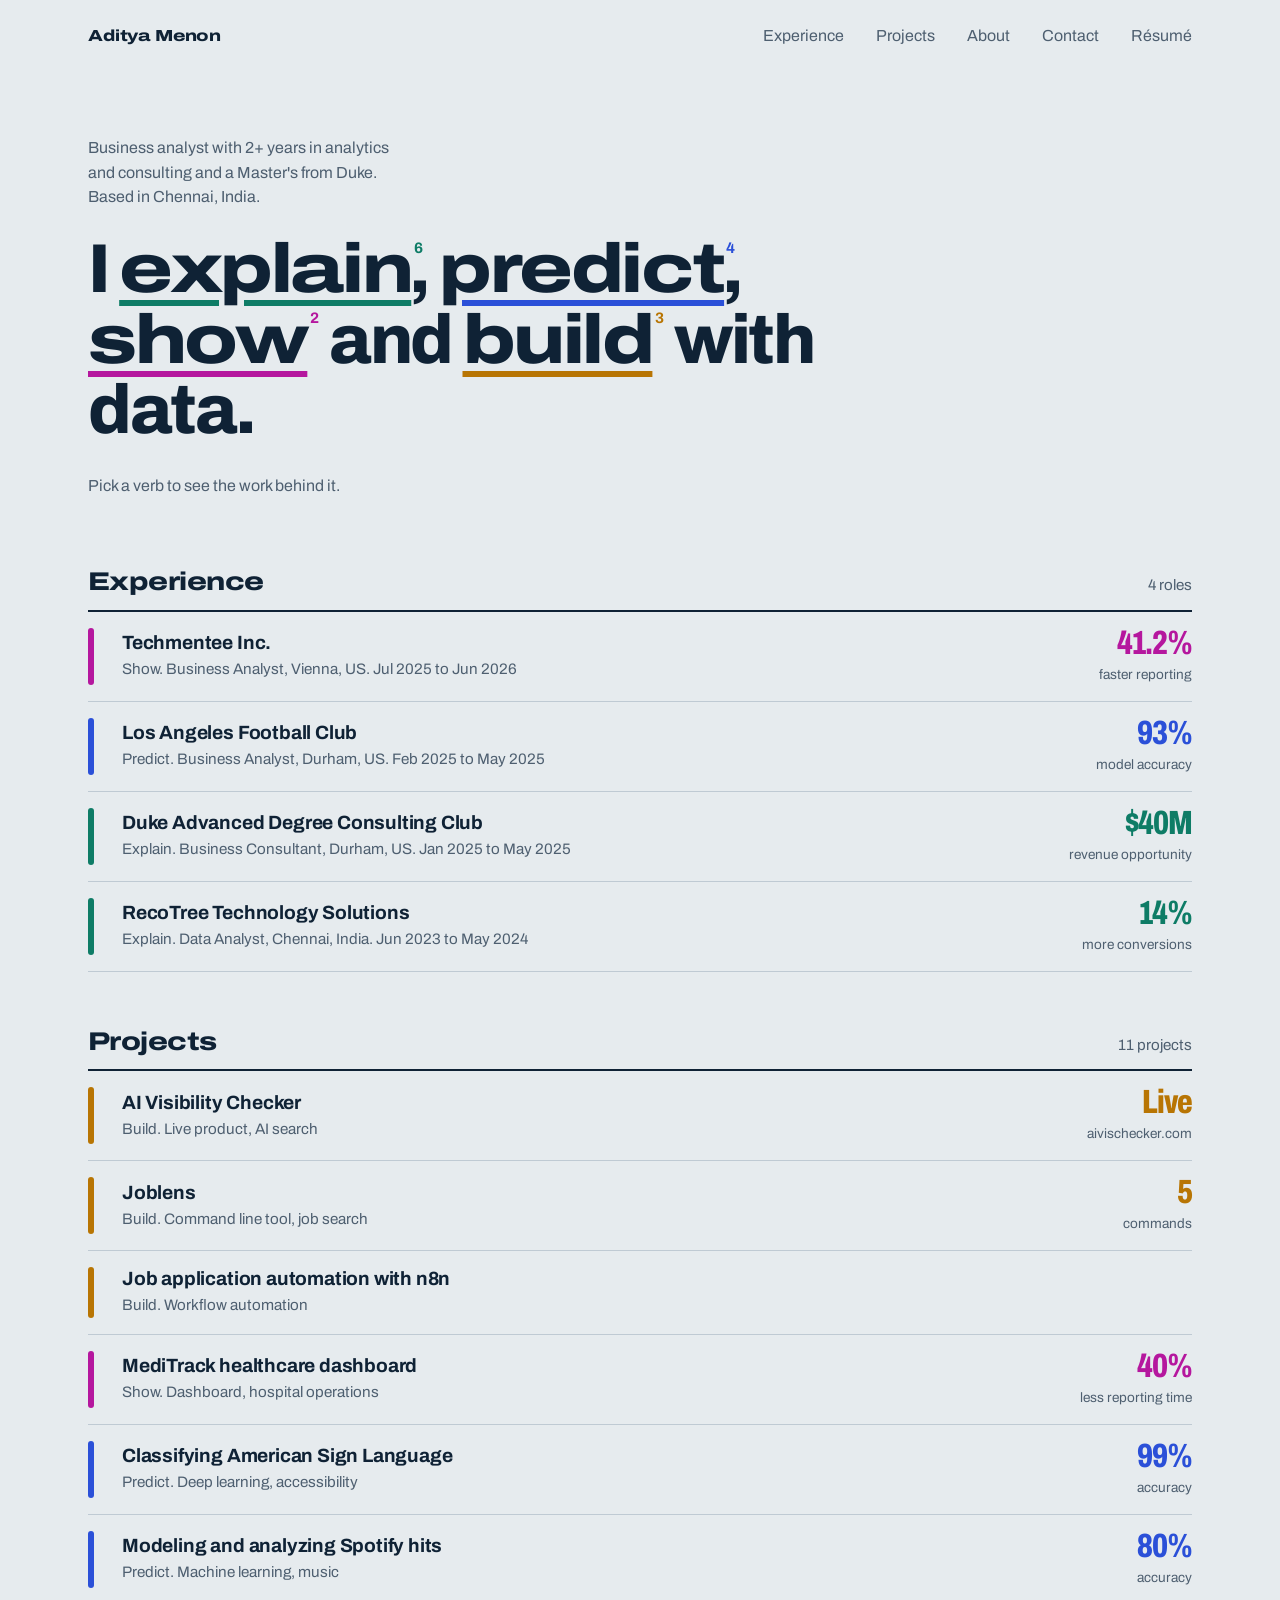
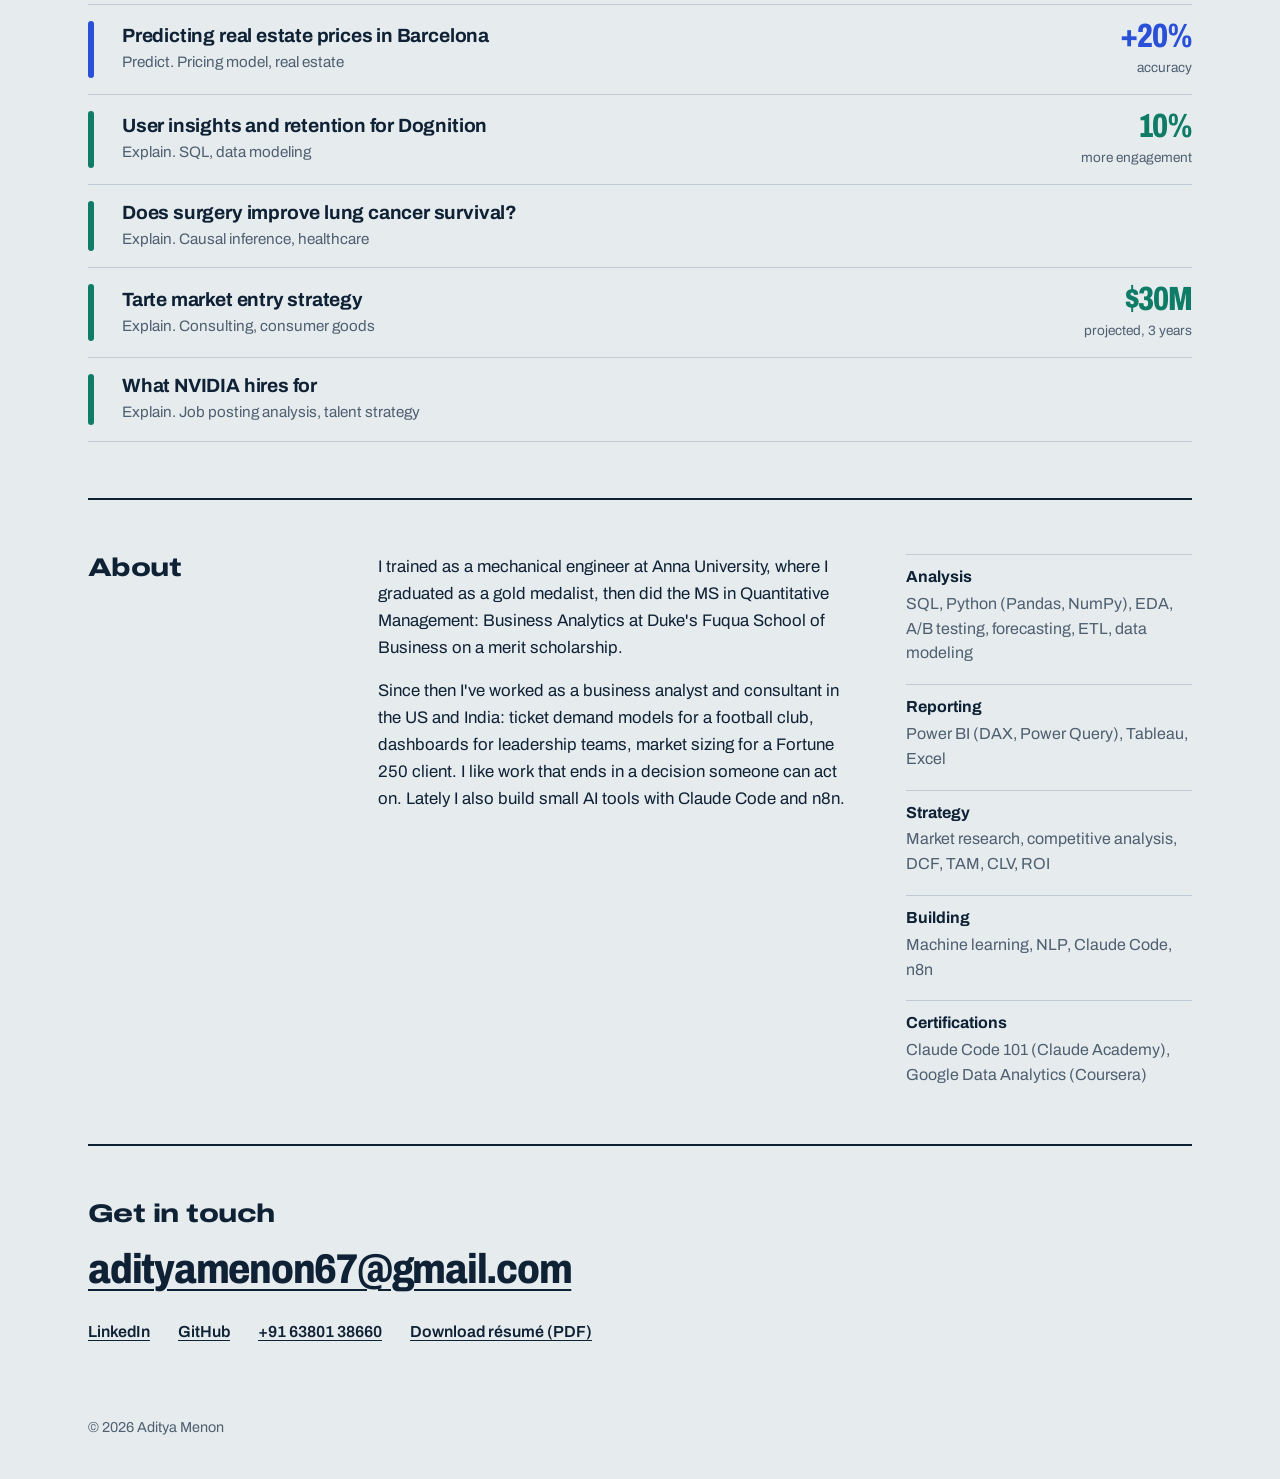
<file: index.html>
<!doctype html>
<html lang="en">
<head>
  <meta charset="utf-8">
  <meta name="viewport" content="width=device-width, initial-scale=1">
  <title>Aditya Menon, analyst</title>
  <meta name="description" content="Aditya Menon is a business analyst in Chennai with 2+ years in analytics and consulting and a Master's in Quantitative Management from Duke. Work in SQL, Python, Power BI, Tableau, machine learning and AI tools.">
  <meta property="og:title" content="Aditya Menon, analyst">
  <meta property="og:description" content="Business analyst with 2+ years in analytics and consulting. Duke MQM. Based in Chennai, India.">
  <meta name="theme-color" content="#E6EBEE" media="(prefers-color-scheme: light)">
  <meta name="theme-color" content="#0C1724" media="(prefers-color-scheme: dark)">
  <link rel="icon" href="data:image/svg+xml,%3Csvg xmlns='http://www.w3.org/2000/svg' viewBox='0 0 32 32'%3E%3Crect width='32' height='32' rx='6' fill='%230F2235'/%3E%3Ctext x='16' y='22' font-family='Arial' font-weight='900' font-size='15' text-anchor='middle' fill='%23E6EBEE'%3EAM%3C/text%3E%3C/svg%3E">
  <link rel="preconnect" href="https://fonts.googleapis.com">
  <link rel="preconnect" href="https://fonts.gstatic.com" crossorigin>
  <link href="https://fonts.googleapis.com/css2?family=Archivo:wdth,wght@62..125,100..900&display=swap" rel="stylesheet">
  <link rel="stylesheet" href="assets/site.css">
  <script>document.documentElement.classList.add("js");</script>
</head>
<body>
  <a class="skip" href="#experience">Skip to experience</a>

  <header class="top">
    <a class="mark" href="#">Aditya Menon</a>
    <nav aria-label="Sections">
      <a href="#experience">Experience</a>
      <a href="#work">Projects</a>
      <a href="#about">About</a>
      <a href="#contact">Contact</a>
      <a href="Aditya_Menon_Resume.pdf" download>Résumé</a>
    </nav>
  </header>

  <main>
    <section class="hero" aria-labelledby="hero-title">
      <p class="intro">Business analyst with 2+ years in analytics and consulting and a Master's from Duke. Based in Chennai, India.</p>
      <h1 id="hero-title" class="claim">
        I <button class="verb" data-verb="explain" style="--c: var(--explain)" aria-pressed="false">explain<sup></sup></button>,
        <button class="verb" data-verb="predict" style="--c: var(--predict)" aria-pressed="false">predict<sup></sup></button>,
        <button class="verb" data-verb="show" style="--c: var(--show)" aria-pressed="false">show<sup></sup></button>
        and <button class="verb" data-verb="build" style="--c: var(--build)" aria-pressed="false">build<sup></sup></button>
        with data.
      </h1>
      <p class="hint" id="hint">Pick a verb to see the work behind it.</p>
    </section>

    <section id="experience" class="work" aria-labelledby="jobs-title">
      <div class="work-head">
        <h2 id="jobs-title">Experience</h2>
        <p class="status" id="jobs-status" aria-live="polite"></p>
      </div>
      <ol class="rows" id="jobs"></ol>
    </section>

    <section id="work" class="work" aria-labelledby="work-title">
      <div class="work-head">
        <h2 id="work-title">Projects</h2>
        <p class="status" id="status" aria-live="polite"></p>
      </div>
      <ol class="rows" id="rows"></ol>
      <noscript>
        <p>Turn on JavaScript to see roles and projects, or see every project on <a href="https://github.com/Aditya-Menon-Analyst">GitHub</a>.</p>
      </noscript>
    </section>

    <section id="about" class="about" aria-labelledby="about-title">
      <h2 id="about-title">About</h2>
      <div class="about-body">
        <p>I trained as a mechanical engineer at Anna University, where I graduated as a gold medalist, then did the MS in Quantitative Management: Business Analytics at Duke's Fuqua School of Business on a merit scholarship.</p>
        <p>Since then I've worked as a business analyst and consultant in the US and India: ticket demand models for a football club, dashboards for leadership teams, market sizing for a Fortune 250 client. I like work that ends in a decision someone can act on. Lately I also build small AI tools with Claude Code and n8n.</p>
      </div>
      <dl class="kit">
        <div><dt>Analysis</dt><dd>SQL, Python (Pandas, NumPy), EDA, A/B testing, forecasting, ETL, data modeling</dd></div>
        <div><dt>Reporting</dt><dd>Power BI (DAX, Power Query), Tableau, Excel</dd></div>
        <div><dt>Strategy</dt><dd>Market research, competitive analysis, DCF, TAM, CLV, ROI</dd></div>
        <div><dt>Building</dt><dd>Machine learning, NLP, Claude Code, n8n</dd></div>
        <div><dt>Certifications</dt><dd>Claude Code 101 (Claude Academy), Google Data Analytics (Coursera)</dd></div>
      </dl>
    </section>

    <section id="contact" class="contact" aria-labelledby="contact-title">
      <h2 id="contact-title">Get in touch</h2>
      <a class="email" href="mailto:adityamenon67@gmail.com">adityamenon67@gmail.com</a>
      <ul class="links">
        <li><a href="https://www.linkedin.com/in/-aditya-menon/">LinkedIn</a></li>
        <li><a href="https://github.com/Aditya-Menon-Analyst">GitHub</a></li>
        <li><a href="tel:+916380138660">+91 63801 38660</a></li>
        <li><a href="Aditya_Menon_Resume.pdf" download>Download résumé (PDF)</a></li>
      </ul>
    </section>
  </main>

  <footer class="foot">
    <p>&copy; 2026 Aditya Menon</p>
  </footer>

  <script src="assets/site.js"></script>
</body>
</html>
</file>
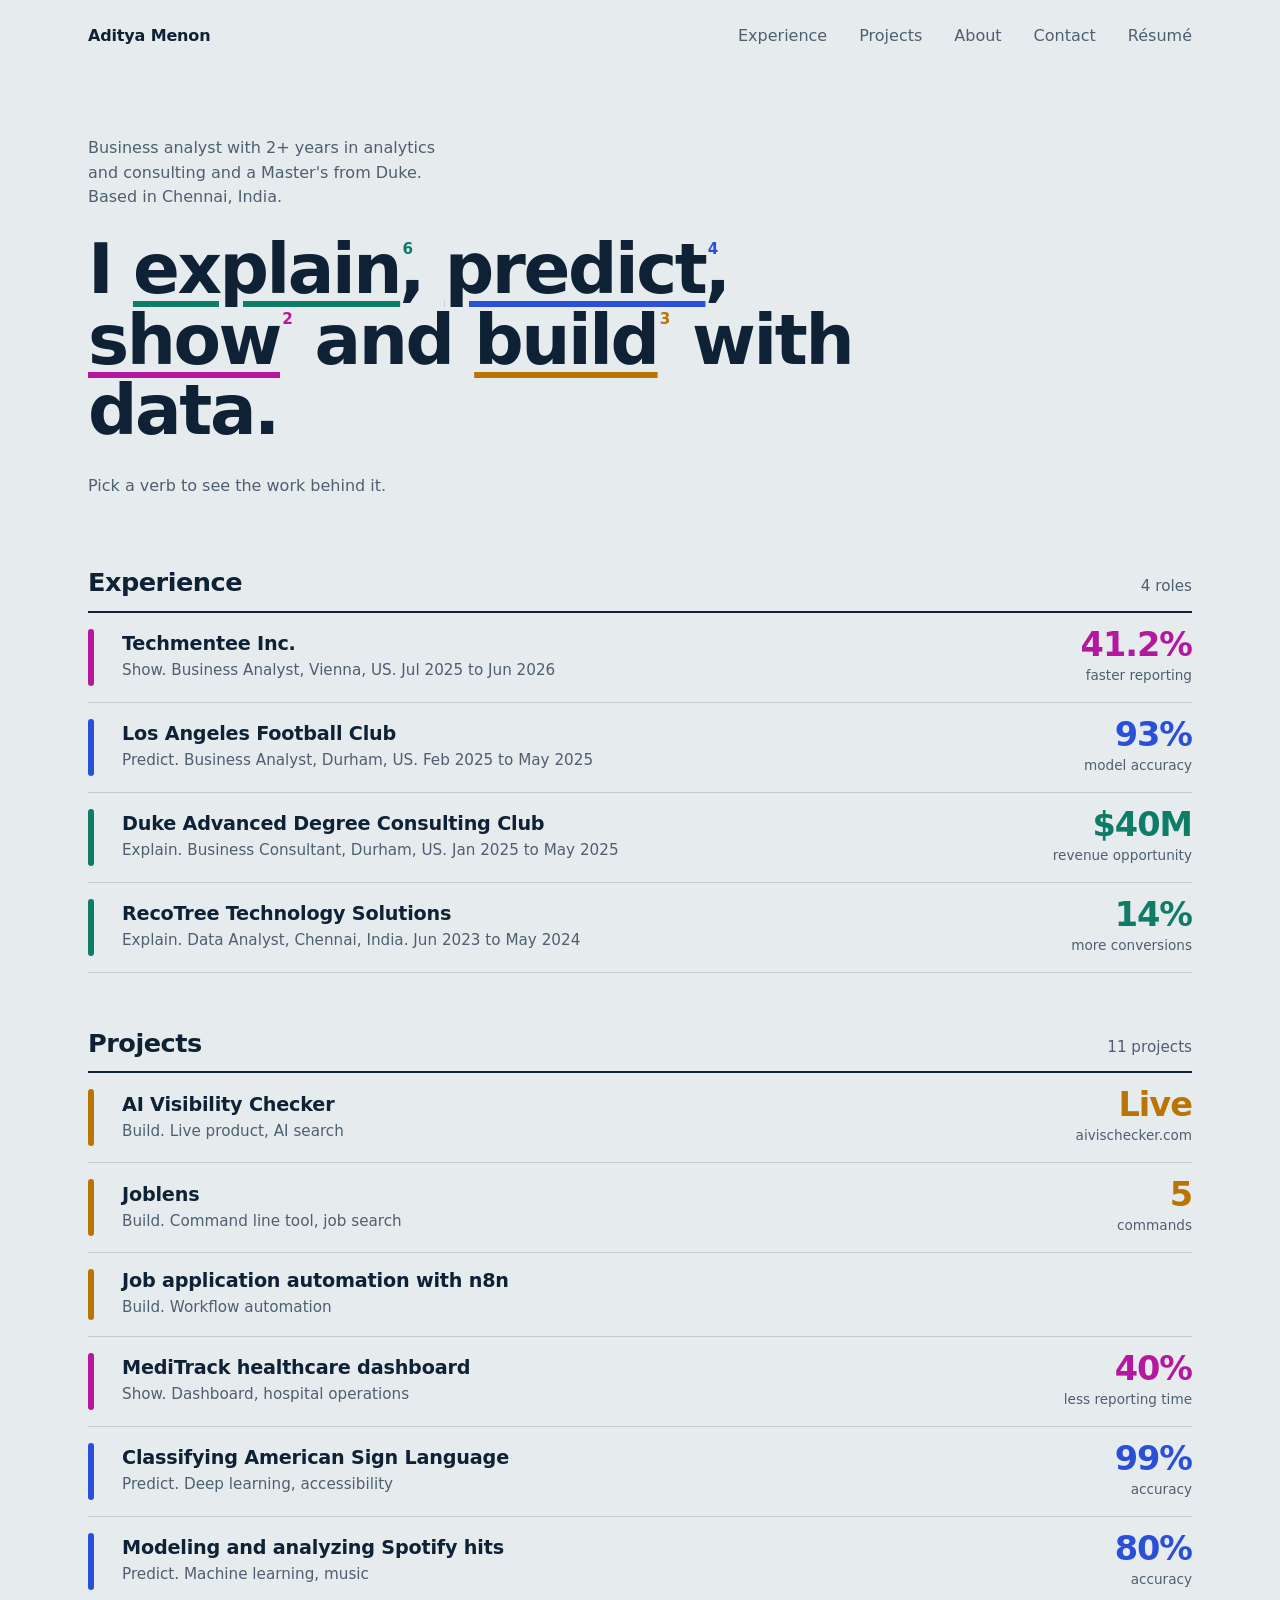
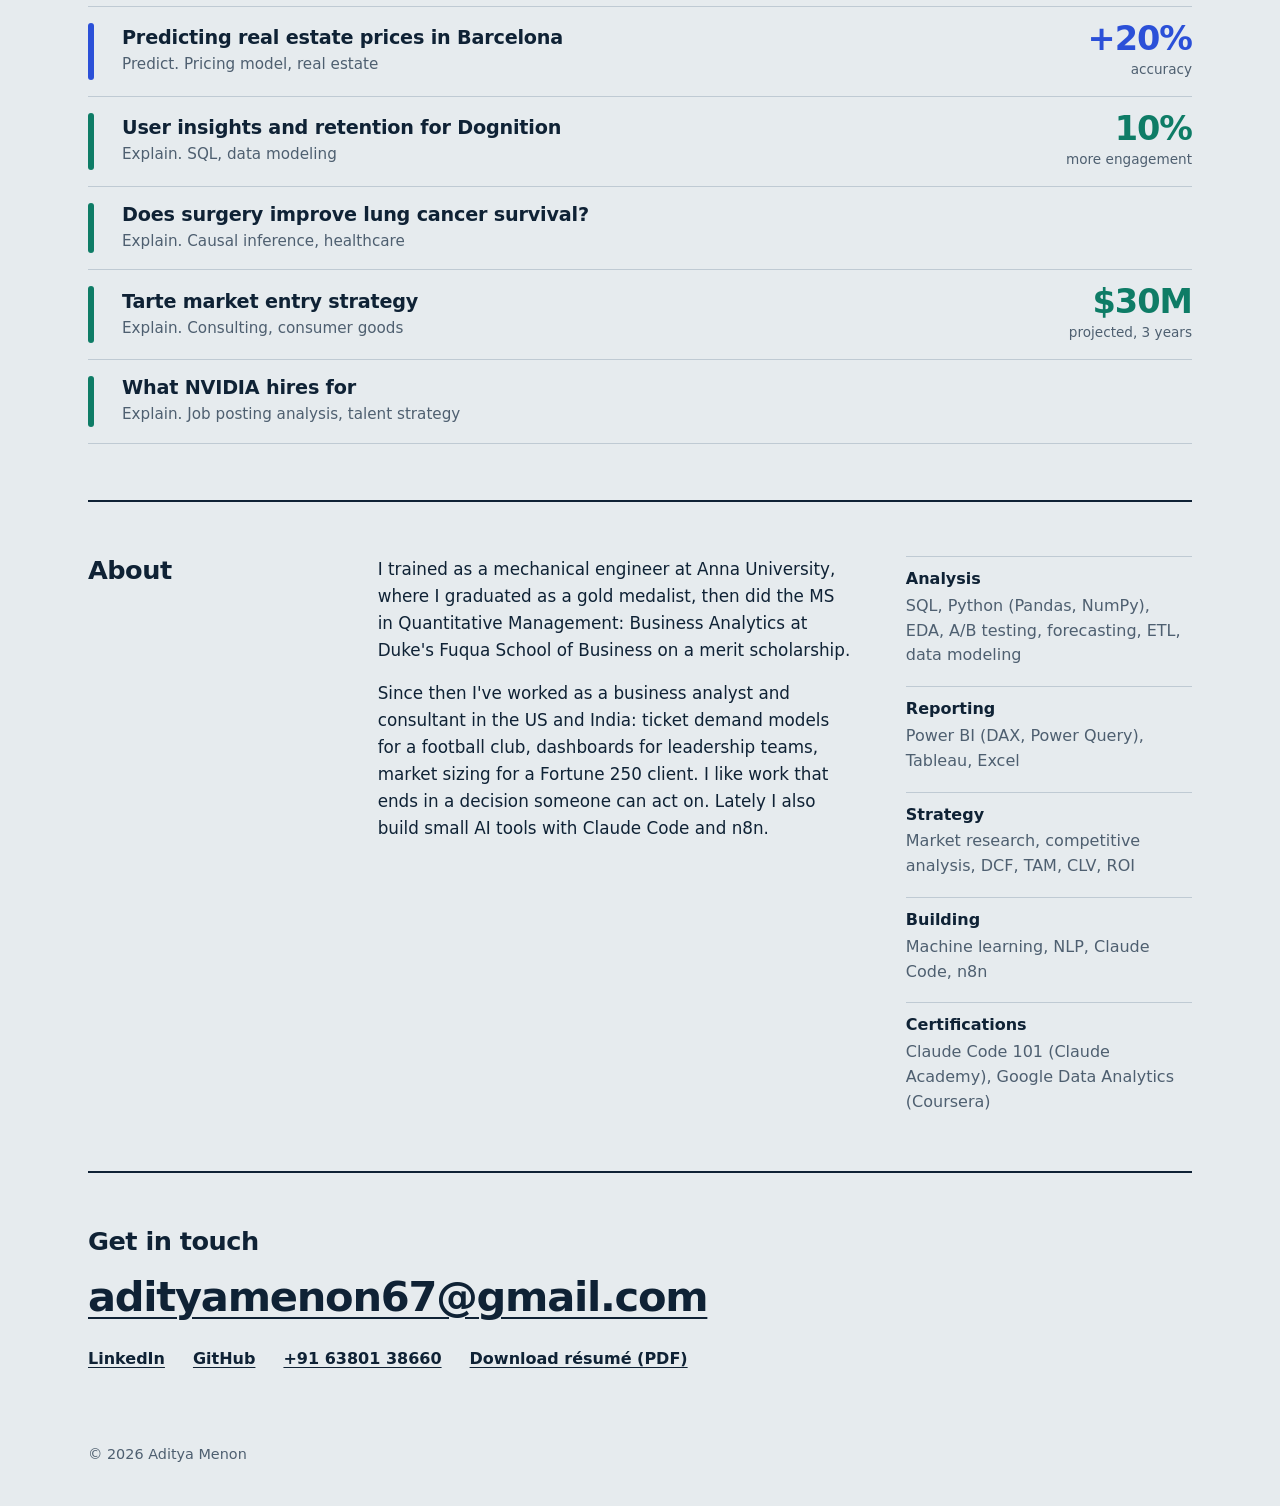
<file: AdityaMenon.github.io/index.html>
<!doctype html>
<html lang="en">
<head>
  <meta charset="utf-8">
  <title>Aditya Menon, analyst</title>
  <link rel="canonical" href="https://aditya-menon-analyst.github.io/">
  <meta http-equiv="refresh" content="0; url=https://aditya-menon-analyst.github.io/">
</head>
<body>
  <p>This page has moved to <a href="https://aditya-menon-analyst.github.io/">aditya-menon-analyst.github.io</a>.</p>
</body>
</html>
</file>
<file: assets/site.css>
:root {
  --paper: #E6EBEE;
  --paper-2: #DAE1E6;
  --ink: #0F2235;
  --muted: #4E5F70;
  --rule: #BFCAD3;
  --explain: #0E7C66;
  --predict: #2B50D8;
  --show: #B5179E;
  --build: #B87503;
  --focus: #2B50D8;
  color-scheme: light;
}

@media (prefers-color-scheme: dark) {
  :root:not([data-theme="light"]) {
    --paper: #0C1724;
    --paper-2: #142334;
    --ink: #E3E9EE;
    --muted: #9AABBA;
    --rule: #2A3C4F;
    --explain: #3CC4A4;
    --predict: #7D98FF;
    --show: #F06AD8;
    --build: #F2B13A;
    --focus: #7D98FF;
    color-scheme: dark;
  }
}
:root[data-theme="dark"] {
  --paper: #0C1724;
  --paper-2: #142334;
  --ink: #E3E9EE;
  --muted: #9AABBA;
  --rule: #2A3C4F;
  --explain: #3CC4A4;
  --predict: #7D98FF;
  --show: #F06AD8;
  --build: #F2B13A;
  --focus: #7D98FF;
  color-scheme: dark;
}

*, *::before, *::after { box-sizing: border-box; }

html { -webkit-text-size-adjust: 100%; scroll-behavior: smooth; }

body {
  margin: 0;
  background: var(--paper);
  color: var(--ink);
  font-family: "Archivo", system-ui, sans-serif;
  font-variation-settings: "wdth" 100;
  font-size: 1rem;
  line-height: 1.55;
  -webkit-font-smoothing: antialiased;
}

a { color: inherit; text-underline-offset: 0.2em; text-decoration-thickness: 1px; }
a:hover { text-decoration-thickness: 2px; }

:focus-visible { outline: 3px solid var(--focus); outline-offset: 3px; border-radius: 2px; }

.skip {
  position: absolute; left: 16px; top: -100px;
  background: var(--ink); color: var(--paper); padding: 8px 12px; z-index: 10;
}
.skip:focus { top: 12px; }

/* Page frame: one left edge for everything */
.top, main > section, .foot {
  --pad: clamp(16px, 4vw, 48px);
  width: 100%;
  max-width: 1200px;
  margin-inline: auto;
  padding-inline: var(--pad);
}

/* Section rule drawn inside the padding so it lines up with the content edge */
.about, .contact {
  background: linear-gradient(var(--ink), var(--ink)) center top / calc(100% - 2 * var(--pad)) 2px no-repeat;
}

.top {
  display: flex; flex-wrap: wrap; justify-content: space-between; align-items: baseline;
  gap: 10px 24px;
  padding-block: 24px;
}
.mark {
  white-space: nowrap;
  font-weight: 800; font-variation-settings: "wdth" 125;
  text-decoration: none; letter-spacing: -0.01em;
}
.top nav { display: flex; flex-wrap: wrap; gap: 6px clamp(14px, 3vw, 32px); }
.top nav a { text-decoration: none; color: var(--muted); }
.top nav a:hover { color: var(--ink); }

/* Hero */
.hero { padding-block: clamp(32px, 7vh, 80px) clamp(32px, 6vh, 64px); }

.intro { margin: 0 0 1.5rem; color: var(--muted); max-width: 36ch; }

.claim {
  margin: 0;
  font-weight: 800;
  font-size: clamp(2.1rem, 5.4vw, 4.4rem);
  line-height: 1.02;
  letter-spacing: -0.035em;
  font-variation-settings: "wdth" 100;
  max-width: 17ch;
}

.verb {
  font: inherit;
  font-variation-settings: "wdth" var(--w, 125);
  letter-spacing: inherit;
  color: inherit;
  background: none;
  border: 0;
  padding: 0;
  cursor: pointer;
  position: relative;
  white-space: nowrap;
  text-decoration: underline;
  text-decoration-color: var(--c);
  text-decoration-thickness: 0.09em;
  text-underline-offset: 0.12em;
  transition: color 160ms ease, font-variation-settings 420ms cubic-bezier(.2,.7,.2,1);
}
.verb sup {
  display: inline-block;
  font-size: 0.22em;
  font-weight: 700;
  letter-spacing: 0;
  font-variation-settings: "wdth" 100;
  vertical-align: 2.6em;
  margin-left: 0.15em;
  color: var(--c);
}
/* Let the count sit over the comma that follows */
.verb[data-verb="explain"] sup,
.verb[data-verb="predict"] sup { margin-right: -0.9em; }
.verb:hover { color: var(--c); }
.verb[aria-pressed="true"] { color: var(--c); }
.claim.filtering .verb[aria-pressed="false"] {
  --w: 70;
  color: var(--muted);
  text-decoration-color: transparent;
}

/* Load sequence: verbs open from narrow to wide, one after another */
.js .verb { --w: 62; }
.js.ready .verb { --w: 125; }
.js.ready .verb:nth-of-type(2) { transition-delay: 0ms, 90ms; }
.js.ready .verb:nth-of-type(3) { transition-delay: 0ms, 180ms; }
.js.ready .verb:nth-of-type(4) { transition-delay: 0ms, 270ms; }
.js.settled .verb { transition-delay: 0ms; }
.js.ready .claim.filtering .verb[aria-pressed="false"] { --w: 70; }

.hint { margin: 1.75rem 0 0; color: var(--muted); }

/* Work */
.work { padding-block: 16px 56px; }
.work + .work { padding-top: 0; }

.work-head {
  display: flex; justify-content: space-between; align-items: baseline; gap: 16px;
  border-bottom: 2px solid var(--ink);
  padding-bottom: 12px;
}
h2 {
  margin: 0;
  font-size: clamp(1.3rem, 2.2vw, 1.6rem);
  font-weight: 800;
  font-variation-settings: "wdth" 125;
  letter-spacing: -0.02em;
  line-height: 1.1;
}
.status { margin: 0; color: var(--muted); font-size: 0.95rem; text-align: right; }
.status button {
  font: inherit; color: var(--ink); background: none; border: 0; padding: 0;
  text-decoration: underline; text-underline-offset: 0.2em; cursor: pointer;
}

.rows { list-style: none; margin: 0; padding: 0; }

.row { border-bottom: 1px solid var(--rule); }
.row[hidden] { display: none; }

.row-btn {
  width: 100%;
  display: grid;
  grid-template-columns: 6px minmax(0, 1fr) auto;
  align-items: center;
  column-gap: clamp(14px, 2.4vw, 28px);
  padding: 16px 0;
  background: none; border: 0; color: inherit; font: inherit; text-align: left;
  cursor: pointer;
}
.tick { align-self: stretch; background: var(--c); border-radius: 3px; }

.row-title {
  display: block;
  font-size: clamp(1.02rem, 1.5vw, 1.2rem);
  font-weight: 700;
  line-height: 1.2;
  letter-spacing: -0.01em;
}
.row-meta { display: block; margin-top: 4px; color: var(--muted); font-size: 0.95rem; }

.result {
  text-align: right;
  min-width: 5ch;
}
.result b {
  display: block;
  font-size: clamp(1.4rem, 2.8vw, 2.1rem);
  font-weight: 800;
  line-height: 0.95;
  letter-spacing: -0.03em;
  font-variation-settings: "wdth" 72;
  color: var(--c);
  transition: font-variation-settings 380ms cubic-bezier(.2,.7,.2,1);
}
.result small { display: block; color: var(--muted); font-size: 0.85rem; margin-top: 4px; }
.row-btn:hover .result b,
.row.open .result b { font-variation-settings: "wdth" 125; }
.row-btn:hover .row-title { text-decoration: underline; text-decoration-thickness: 1px; text-underline-offset: 0.2em; }

.detail {
  display: grid;
  grid-template-rows: 0fr;
  transition: grid-template-rows 320ms cubic-bezier(.2,.7,.2,1);
}
.row.open .detail { grid-template-rows: 1fr; }
.detail-inner {
  overflow: hidden;
  padding-left: calc(6px + clamp(14px, 2.4vw, 28px));
}
.detail p { margin: 0 0 14px; max-width: 64ch; }
.detail .points { margin: 0 0 14px; padding-left: 1.1em; max-width: 64ch; }
.detail .points li { margin-bottom: 8px; }
.detail .tools { color: var(--muted); font-size: 0.95rem; }
.detail .go { display: flex; flex-wrap: wrap; gap: 8px 24px; margin: 0 0 24px; padding: 0; list-style: none; }
.detail .go a { font-weight: 700; }

/* About */
.about {
  display: grid;
  grid-template-columns: minmax(0, 1fr);
  gap: 28px;
  padding-block: 56px;
}
.about-body p { margin: 0 0 1em; max-width: 60ch; font-size: 1.05rem; line-height: 1.6; }
.kit { margin: 0; display: grid; gap: 18px; }
.kit div { border-top: 1px solid var(--rule); padding-top: 10px; }
.kit dt { font-weight: 700; }
.kit dd { margin: 2px 0 0; color: var(--muted); }

@media (min-width: 860px) {
  .about { grid-template-columns: 1fr 2fr 1.2fr; gap: clamp(24px, 4vw, 56px); }
}

/* Contact */
.contact { padding-block: 56px 48px; }
.contact h2 { margin-bottom: 20px; }
.email {
  display: inline-block;
  font-weight: 800;
  font-size: clamp(1.3rem, 3.6vw, 2.6rem);
  letter-spacing: -0.03em;
  line-height: 1.05;
  font-variation-settings: "wdth" 85;
  text-decoration-thickness: 0.06em;
  text-underline-offset: 0.14em;
  overflow-wrap: anywhere;
  transition: font-variation-settings 420ms cubic-bezier(.2,.7,.2,1), color 160ms ease;
}
.email:hover { font-variation-settings: "wdth" 110; color: var(--predict); text-decoration-thickness: 0.06em; }
.links { list-style: none; padding: 0; margin: 28px 0 0; display: flex; flex-wrap: wrap; gap: 10px 28px; font-weight: 600; }

.foot { padding-block: 24px 40px; color: var(--muted); font-size: 0.9rem; }
.foot p { margin: 0; }

@media (max-width: 560px) {
  .top nav { font-size: 0.9rem; column-gap: 12px; }
  .row-btn { grid-template-columns: 5px minmax(0, 1fr) auto; padding: 16px 0; }
  .result small { display: none; }
  .verb sup { vertical-align: 2.2em; }
}

@media (prefers-reduced-motion: reduce) {
  html { scroll-behavior: auto; }
  *, *::before, *::after { transition: none !important; }
}
</file>
